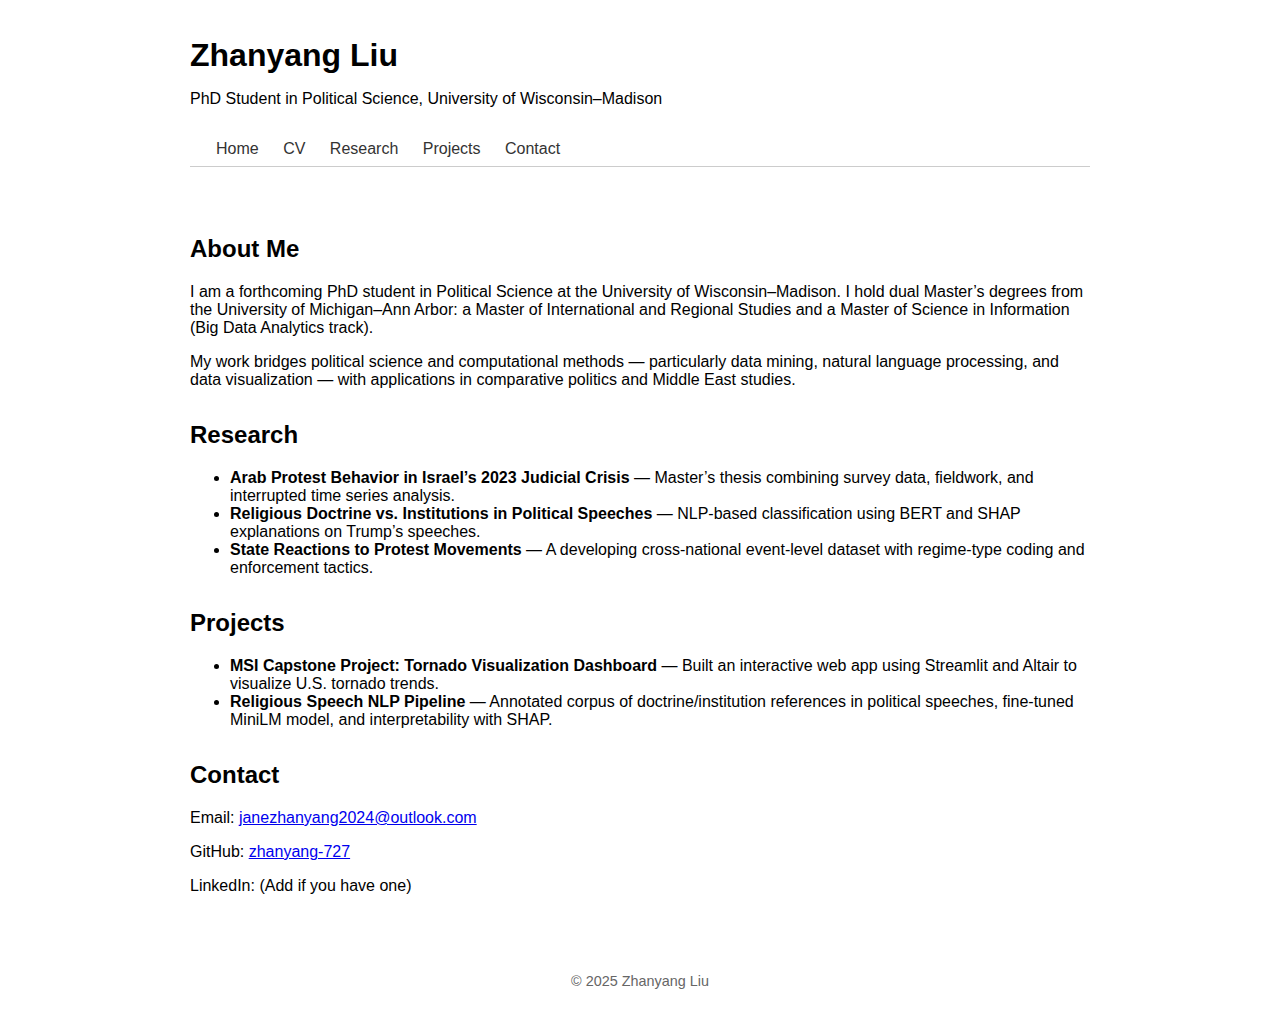
<file: index.html>
<!DOCTYPE html>
<html lang="en">
<head>
  <meta charset="UTF-8" />
  <meta name="viewport" content="width=device-width, initial-scale=1.0" />
  <title>Zhanyang Liu</title>
  <style>
    body { font-family: Arial, sans-serif; margin: 0; padding: 0; }
    header, nav, main, footer { max-width: 900px; margin: auto; padding: 1rem; }
    nav a { margin: 0 10px; text-decoration: none; color: #333; }
    nav { border-bottom: 1px solid #ccc; padding-bottom: 0.5rem; margin-bottom: 1rem; }
    h1 { margin-bottom: 0; }
    .section { margin-bottom: 2rem; }
    footer { text-align: center; font-size: 0.9rem; color: #666; }
  </style>
</head>
<body>

<header>
  <h1>Zhanyang Liu</h1>
  <p>PhD Student in Political Science, University of Wisconsin–Madison</p>
  <nav>
    <a href="index.html">Home</a>
    <a href="cv.pdf" target="_blank">CV</a>
    <a href="#research">Research</a>
    <a href="#projects">Projects</a>
    <a href="#contact">Contact</a>
  </nav>
</header>

<main>
  <section class="section" id="about">
    <h2>About Me</h2>
    <p>I am a forthcoming PhD student in Political Science at the University of Wisconsin–Madison. I hold dual Master’s degrees from the University of Michigan–Ann Arbor: a Master of International and Regional Studies and a Master of Science in Information (Big Data Analytics track).</p>
    <p>My work bridges political science and computational methods — particularly data mining, natural language processing, and data visualization — with applications in comparative politics and Middle East studies.</p>
  </section>

  <section class="section" id="research">
    <h2>Research</h2>
    <ul>
      <li><strong>Arab Protest Behavior in Israel’s 2023 Judicial Crisis</strong> — Master’s thesis combining survey data, fieldwork, and interrupted time series analysis.</li>
      <li><strong>Religious Doctrine vs. Institutions in Political Speeches</strong> — NLP-based classification using BERT and SHAP explanations on Trump’s speeches.</li>
      <li><strong>State Reactions to Protest Movements</strong> — A developing cross-national event-level dataset with regime-type coding and enforcement tactics.</li>
    </ul>
  </section>

  <section class="section" id="projects">
    <h2>Projects</h2>
    <ul>
      <li><strong>MSI Capstone Project: Tornado Visualization Dashboard</strong> — Built an interactive web app using Streamlit and Altair to visualize U.S. tornado trends.</li>
      <li><strong>Religious Speech NLP Pipeline</strong> — Annotated corpus of doctrine/institution references in political speeches, fine-tuned MiniLM model, and interpretability with SHAP.</li>
    </ul>
  </section>

  <section class="section" id="contact">
    <h2>Contact</h2>
    <p>Email: <a href="mailto:janezhanyang2024@outlook.com">janezhanyang2024@outlook.com</a></p>
    <p>GitHub: <a href="https://github.com/zhanyang-727" target="_blank">zhanyang-727</a></p>
    <p>LinkedIn: (Add if you have one)</p>
  </section>
</main>

<footer>
  <p>&copy; 2025 Zhanyang Liu</p>
</footer>

</body>
</html>
</file>
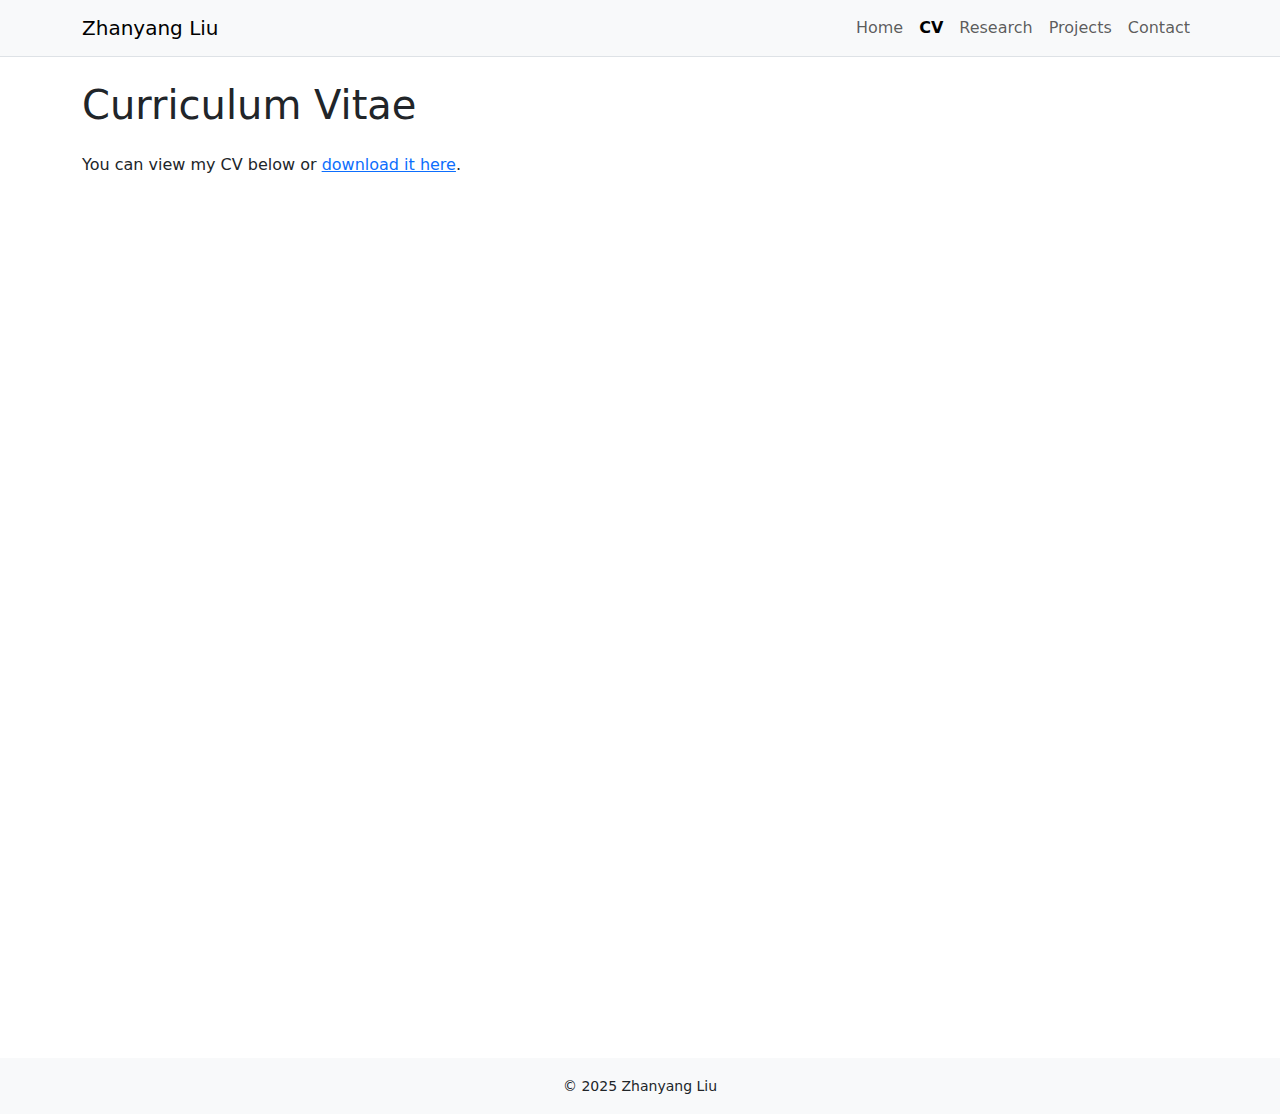
<file: cv.html>
<!DOCTYPE html>
<html lang="en">
<head>
  <meta charset="UTF-8" />
  <meta name="viewport" content="width=device-width, initial-scale=1.0" />
  <title>CV | Zhanyang Liu</title>
  <link href="https://cdn.jsdelivr.net/npm/bootstrap@5.3.0/dist/css/bootstrap.min.css" rel="stylesheet">
  <style>
    .nav-link.active {
      font-weight: bold;
      color: #0d6efd;
    }
    iframe {
      width: 100%;
      height: 90vh;
      border: none;
    }
  </style>
</head>
<body>
  <nav class="navbar navbar-expand-lg navbar-light bg-light border-bottom mb-4">
    <div class="container">
      <a class="navbar-brand" href="index.html">Zhanyang Liu</a>
      <button class="navbar-toggler" type="button" data-bs-toggle="collapse" data-bs-target="#navbarNav">
        <span class="navbar-toggler-icon"></span>
      </button>
      <div class="collapse navbar-collapse" id="navbarNav">
        <ul class="navbar-nav ms-auto">
          <li class="nav-item"><a class="nav-link" href="index.html">Home</a></li>
          <li class="nav-item"><a class="nav-link active" href="cv.html">CV</a></li>
          <li class="nav-item"><a class="nav-link" href="research.html">Research</a></li>
          <li class="nav-item"><a class="nav-link" href="projects.html">Projects</a></li>
          <li class="nav-item"><a class="nav-link" href="contact.html">Contact</a></li>
        </ul>
      </div>
    </div>
  </nav>

  <div class="container mb-4">
    <h1 class="mb-4">Curriculum Vitae</h1>
    <p>You can view my CV below or <a href="Zhanyang%20Liu_CV.pdf" download>download it here</a>.</p>
    <iframe src="Zhanyang%20Liu_CV.pdf"></iframe>
  </div>

  <footer class="bg-light text-center py-3 mt-5">
    <small>&copy; 2025 Zhanyang Liu</small>
  </footer>

  <script src="https://cdn.jsdelivr.net/npm/bootstrap@5.3.0/dist/js/bootstrap.bundle.min.js"></script>
</body>
</html>
</file>
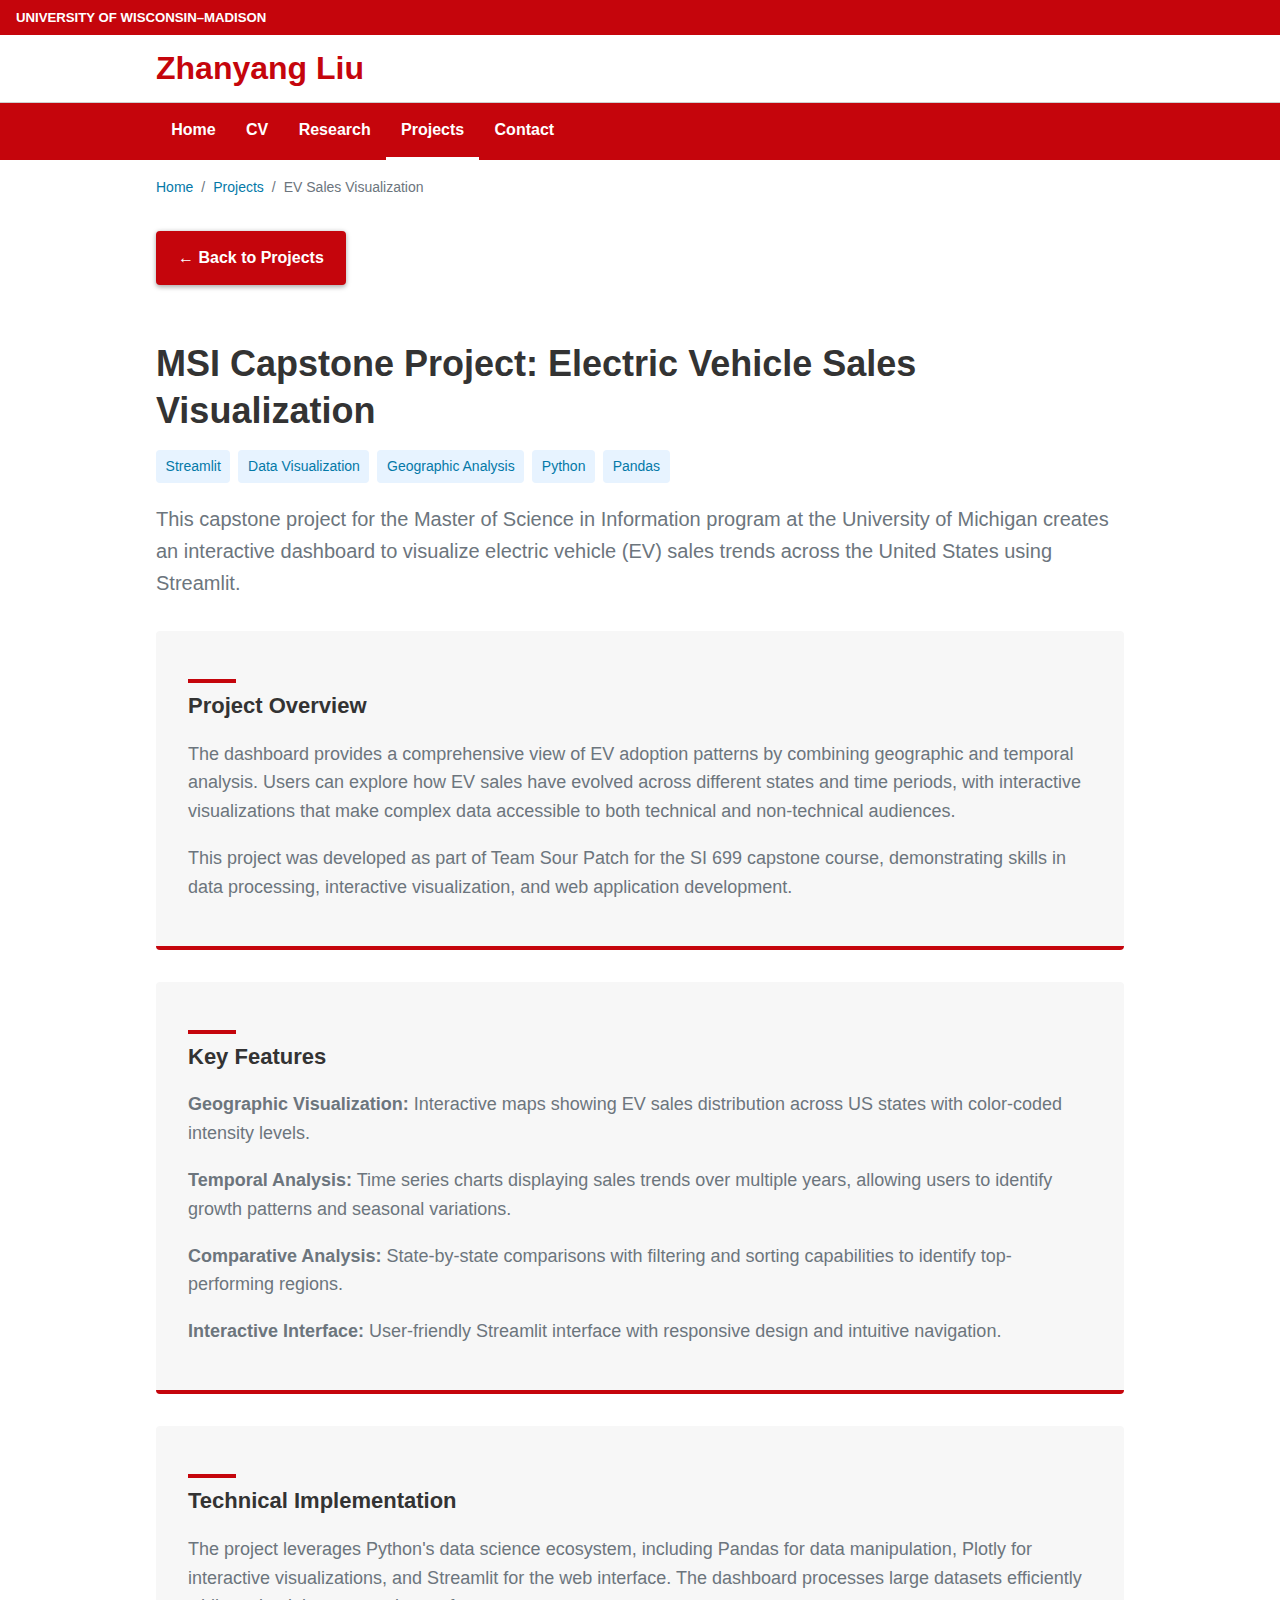
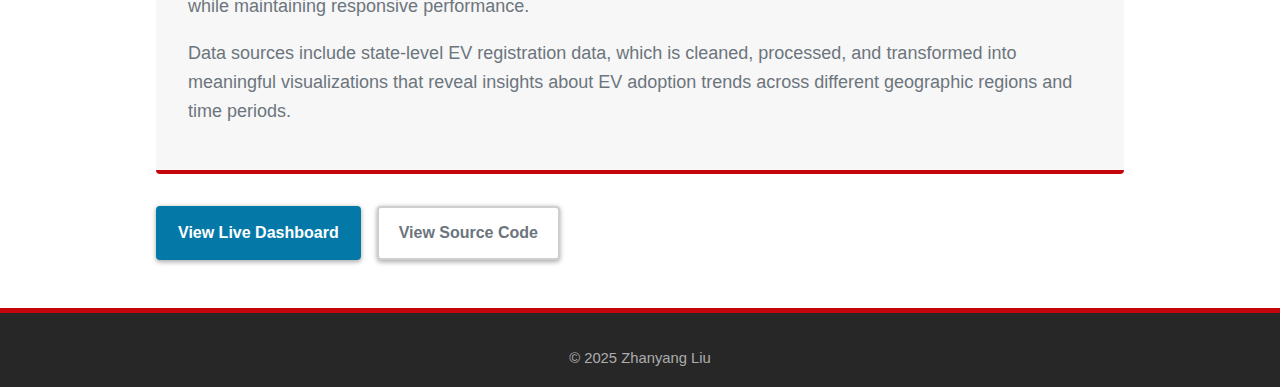
<file: project-ev-sales.html>
<!DOCTYPE html>
<html lang="en">
<head>
  <meta charset="UTF-8" />
  <meta name="viewport" content="width=device-width, initial-scale=1.0" />
  <title>EV Sales Visualization | Zhanyang Liu</title>
  <link rel="preload" href="https://cdn.wisc.cloud/fonts/uw-rh/0.0.1/redhat-display-latin.v14.woff2" as="font" type="font/woff2" crossorigin>
  <link rel="preload" href="https://cdn.wisc.cloud/fonts/uw-rh/0.0.1/redhat-text-latin.v13.woff2" as="font" type="font/woff2" crossorigin>
  <link rel="stylesheet" crossorigin type="text/css" href="https://cdn.wisc.cloud/fonts/uw-rh/0.0.1/fonts.css" />
  <style>
    :root {
      --uwSiteTitleFont: Red Hat Display, sans-serif;
      --uwSiteTaglineFont: Red Hat Display, sans-serif;
      --uwTextFont: Red Hat Text, sans-serif;
      --uwCopyFont: Red Hat Text, sans-serif;
      --uwDisplayFont: Red Hat Display, sans-serif;
      --uwButtonFont: Red Hat Text, sans-serif;
    }

    * {
      box-sizing: border-box;
    }

    body {
      margin: 0;
      color: #333333;
      font-family: var(--uwTextFont);
      font-weight: 400;
      line-height: 1.625;
      background-color: #fff;
    }

    /* UW Global Bar */
    .uw-global-bar {
      background-color: #c5050c;
      color: white;
      padding: 0 1rem;
      display: flex;
      justify-content: space-between;
      text-transform: uppercase;
      font-size: 0.825rem;
      font-weight: 620;
      font-family: var(--uwDisplayFont);
    }

    .uw-global-name-link {
      color: white;
      line-height: 2.2rem;
      text-decoration: none;
    }

    .uw-global-name-link:hover {
      text-decoration: none;
    }

    /* Header */
    .uw-header {
      background-color: white;
      border-bottom: 1px solid #cfcfcf;
      padding: 1rem 0;
    }

    .uw-header-container {
      max-width: 62.5em;
      margin: 0 auto;
      display: flex;
      justify-content: space-between;
      align-items: center;
      padding: 0 1rem;
    }

    .uw-site-title {
      font-weight: 800;
      font-family: var(--uwSiteTitleFont);
      font-size: 1.5rem;
      line-height: 1.1;
      margin: 0;
    }

    .uw-site-title a {
      color: #c5050c;
      text-decoration: none;
    }

    /* Navigation */
    .uw-nav-menu {
      background-color: #c5050c;
      margin: 0;
      padding: 0;
    }

    .uw-nav-container {
      max-width: 62.5em;
      margin: 0 auto;
      display: flex;
      align-items: center;
      padding: 0 1rem;
    }

    .uw-nav-menu ul {
      display: flex;
      list-style: none;
      margin: 0;
      padding: 0;
      align-items: center;
    }

    .uw-nav-menu li {
      margin: 0;
    }

    .uw-nav-menu a {
      display: inline-block;
      font-family: var(--uwDisplayFont);
      font-size: 1rem;
      font-weight: 650;
      line-height: 1.25;
      color: white;
      padding: 1.05rem 0.95rem;
      text-decoration: none;
      border-bottom: 0.2rem solid transparent;
      transition: border-bottom-color 0.2s ease;
    }

    .uw-nav-menu a:hover,
    .uw-nav-menu a.active {
      border-bottom-color: white;
    }

    /* Breadcrumbs */
    .uw-breadcrumbs {
      max-width: 62.5em;
      margin: 1rem auto 0;
      padding: 0 1rem;
    }

    .uw-breadcrumbs ul {
      display: flex;
      list-style: none;
      margin: 0;
      padding: 0;
      align-items: center;
      font-size: 0.875rem;
      color: #6c757d;
    }

    .uw-breadcrumbs li {
      margin: 0;
    }

    .uw-breadcrumbs a {
      color: #0479a8;
      text-decoration: none;
    }

    .uw-breadcrumbs a:hover {
      text-decoration: underline;
    }

    .uw-breadcrumbs li:not(:last-child)::after {
      content: "/";
      margin: 0 0.5rem;
      color: #6c757d;
    }

    /* Main Content */
    .uw-row {
      max-width: 62.5em;
      margin: 2rem auto;
      padding: 0 1rem;
    }

    h1 {
      font-weight: 630;
      font-size: 2.25rem;
      font-family: var(--uwDisplayFont);
      line-height: 1.3;
      color: #333333;
      margin-bottom: 1rem;
    }

    h2 {
      font-size: 1.375rem;
      font-weight: 650;
      font-family: var(--uwDisplayFont);
      margin-top: 2rem;
      margin-bottom: 1rem;
      line-height: 1.4;
      color: #333333;
      position: relative;
    }

    h2:before {
      position: absolute;
      left: 0;
      height: 4px;
      content: "";
      width: 3rem;
      top: -12px;
      background-color: #c5050c;
    }

    /* Content Sections */
    .uw-content-box {
      background-color: #f7f7f7;
      border-bottom: 4px solid #c5050c;
      padding: 1.75rem 2rem;
      margin-bottom: 2rem;
      border-radius: 4px;
    }

    .project-overview {
      color: #6c757d;
      font-size: 1.25rem;
      line-height: 1.6;
      margin-bottom: 2rem;
    }

    .project-details {
      color: #6c757d;
      line-height: 1.6;
      margin-bottom: 1rem;
      font-size: 1.125rem;
    }

    .project-links {
      display: flex;
      gap: 1rem;
      flex-wrap: wrap;
      margin-top: 1.5rem;
    }

    .project-link {
      display: inline-flex;
      align-items: center;
      gap: 0.5rem;
      padding: 0.75rem 1.25rem;
      border-radius: 4px;
      text-decoration: none;
      font-weight: 620;
      font-size: 1rem;
      font-family: var(--uwButtonFont);
      transition: all 0.25s ease-out;
      box-shadow: 0 1.5px 4px rgba(0, 0, 0, 0.24), 0 1.5px 6px rgba(0, 0, 0, 0.12);
    }

    .live-link {
      background-color: #0479a8;
      color: white;
      border: 2px solid #0479a8;
    }

    .live-link:hover {
      background-color: white;
      color: #0479a8;
      text-decoration: none;
    }

    .github-link {
      background-color: white;
      color: #6c757d;
      border: 2px solid #cfcfcf;
    }

    .github-link:hover {
      background-color: #f7f7f7;
      color: #333333;
      border-color: #adb5bd;
      text-decoration: none;
    }

    .back-link {
      background-color: #c5050c;
      color: white;
      border: 2px solid #c5050c;
      margin-bottom: 2rem;
    }

    .back-link:hover {
      background-color: white;
      color: #c5050c;
      text-decoration: none;
    }

    .project-tags {
      display: flex;
      gap: 0.5rem;
      margin: 1rem 0;
      flex-wrap: wrap;
    }

    .project-tag {
      background-color: #e7f3ff;
      color: #0479a8;
      padding: 0.3rem 0.6rem;
      border-radius: 4px;
      font-size: 0.875rem;
      font-weight: 500;
    }

    /* Footer */
    .uw-footer {
      background-color: #282728;
      border-top: 5px solid #c5050c;
      color: #adadad;
      text-align: center;
      padding: 2rem 0 1rem;
      margin-top: 3rem;
    }

    .uw-footer small {
      font-size: 0.925rem;
    }

    /* Responsive Design */
    @media (max-width: 768px) {
      .uw-nav-menu ul {
        flex-direction: column;
        width: 100%;
      }

      .uw-nav-menu a {
        padding: 0.75rem 1rem;
        width: 100%;
        text-align: center;
      }

      h1 {
        font-size: 1.75rem;
      }

      .uw-content-box {
        padding: 1.25rem 1.5rem;
      }

      .project-links {
        flex-direction: column;
      }

      .project-link {
        justify-content: center;
      }
    }

    @media (min-width: 40em) {
      .uw-site-title {
        font-size: 1.7rem;
      }
    }

    @media (min-width: 64em) {
      .uw-site-title {
        font-size: 1.8rem;
      }
    }

    @media (min-width: 75em) {
      .uw-site-title {
        font-size: 2rem;
      }
    }
  </style>
</head>
<body>
  <!-- UW Global Bar -->
  <div class="uw-global-bar">
    <a class="uw-global-name-link" href="https://www.wisc.edu">
      University of Wisconsin–Madison
    </a>
  </div>

  <!-- Header -->
  <header class="uw-header">
    <div class="uw-header-container">
      <h1 class="uw-site-title">
        <a href="index.html">Zhanyang Liu</a>
      </h1>
    </div>
  </header>

  <!-- Navigation -->
  <nav class="uw-nav-menu">
    <div class="uw-nav-container">
      <ul>
        <li><a href="index.html">Home</a></li>
        <li><a href="cv.html">CV</a></li>
        <li><a href="research.html">Research</a></li>
        <li><a href="projects.html" class="active">Projects</a></li>
        <li><a href="contact.html">Contact</a></li>
      </ul>
    </div>
  </nav>

  <!-- Breadcrumbs -->
  <nav class="uw-breadcrumbs">
    <ul>
      <li><a href="index.html">Home</a></li>
      <li><a href="projects.html">Projects</a></li>
      <li>EV Sales Visualization</li>
    </ul>
  </nav>

  <!-- Main Content -->
  <main class="uw-row">
    <a href="projects.html" class="project-link back-link">← Back to Projects</a>
    
    <h1>MSI Capstone Project: Electric Vehicle Sales Visualization</h1>
    
    <div class="project-tags">
      <span class="project-tag">Streamlit</span>
      <span class="project-tag">Data Visualization</span>
      <span class="project-tag">Geographic Analysis</span>
      <span class="project-tag">Python</span>
      <span class="project-tag">Pandas</span>
    </div>

    <p class="project-overview">
      This capstone project for the Master of Science in Information program at the University of Michigan creates an interactive dashboard to visualize electric vehicle (EV) sales trends across the United States using Streamlit.
    </p>

    <div class="uw-content-box">
      <h2>Project Overview</h2>
      <p class="project-details">
        The dashboard provides a comprehensive view of EV adoption patterns by combining geographic and temporal analysis. Users can explore how EV sales have evolved across different states and time periods, with interactive visualizations that make complex data accessible to both technical and non-technical audiences.
      </p>
      <p class="project-details">
        This project was developed as part of Team Sour Patch for the SI 699 capstone course, demonstrating skills in data processing, interactive visualization, and web application development.
      </p>
    </div>

    <div class="uw-content-box">
      <h2>Key Features</h2>
      <p class="project-details">
        <strong>Geographic Visualization:</strong> Interactive maps showing EV sales distribution across US states with color-coded intensity levels.
      </p>
      <p class="project-details">
        <strong>Temporal Analysis:</strong> Time series charts displaying sales trends over multiple years, allowing users to identify growth patterns and seasonal variations.
      </p>
      <p class="project-details">
        <strong>Comparative Analysis:</strong> State-by-state comparisons with filtering and sorting capabilities to identify top-performing regions.
      </p>
      <p class="project-details">
        <strong>Interactive Interface:</strong> User-friendly Streamlit interface with responsive design and intuitive navigation.
      </p>
    </div>

    <div class="uw-content-box">
      <h2>Technical Implementation</h2>
      <p class="project-details">
        The project leverages Python's data science ecosystem, including Pandas for data manipulation, Plotly for interactive visualizations, and Streamlit for the web interface. The dashboard processes large datasets efficiently while maintaining responsive performance.
      </p>
      <p class="project-details">
        Data sources include state-level EV registration data, which is cleaned, processed, and transformed into meaningful visualizations that reveal insights about EV adoption trends across different geographic regions and time periods.
      </p>
    </div>

    <div class="project-links">
      <a href="https://si699ev-sales-visualization-teamsourpatch.streamlit.app/" target="_blank" class="project-link live-link">
        View Live Dashboard
      </a>
      <a href="https://github.com/zhanyang-727/SI699_ev-sales-visualization" target="_blank" class="project-link github-link">
        View Source Code
      </a>
    </div>
  </main>

  <!-- Footer -->
  <footer class="uw-footer">
    <small>&copy; 2025 Zhanyang Liu</small>
  </footer>
</body>
</html>
</file>
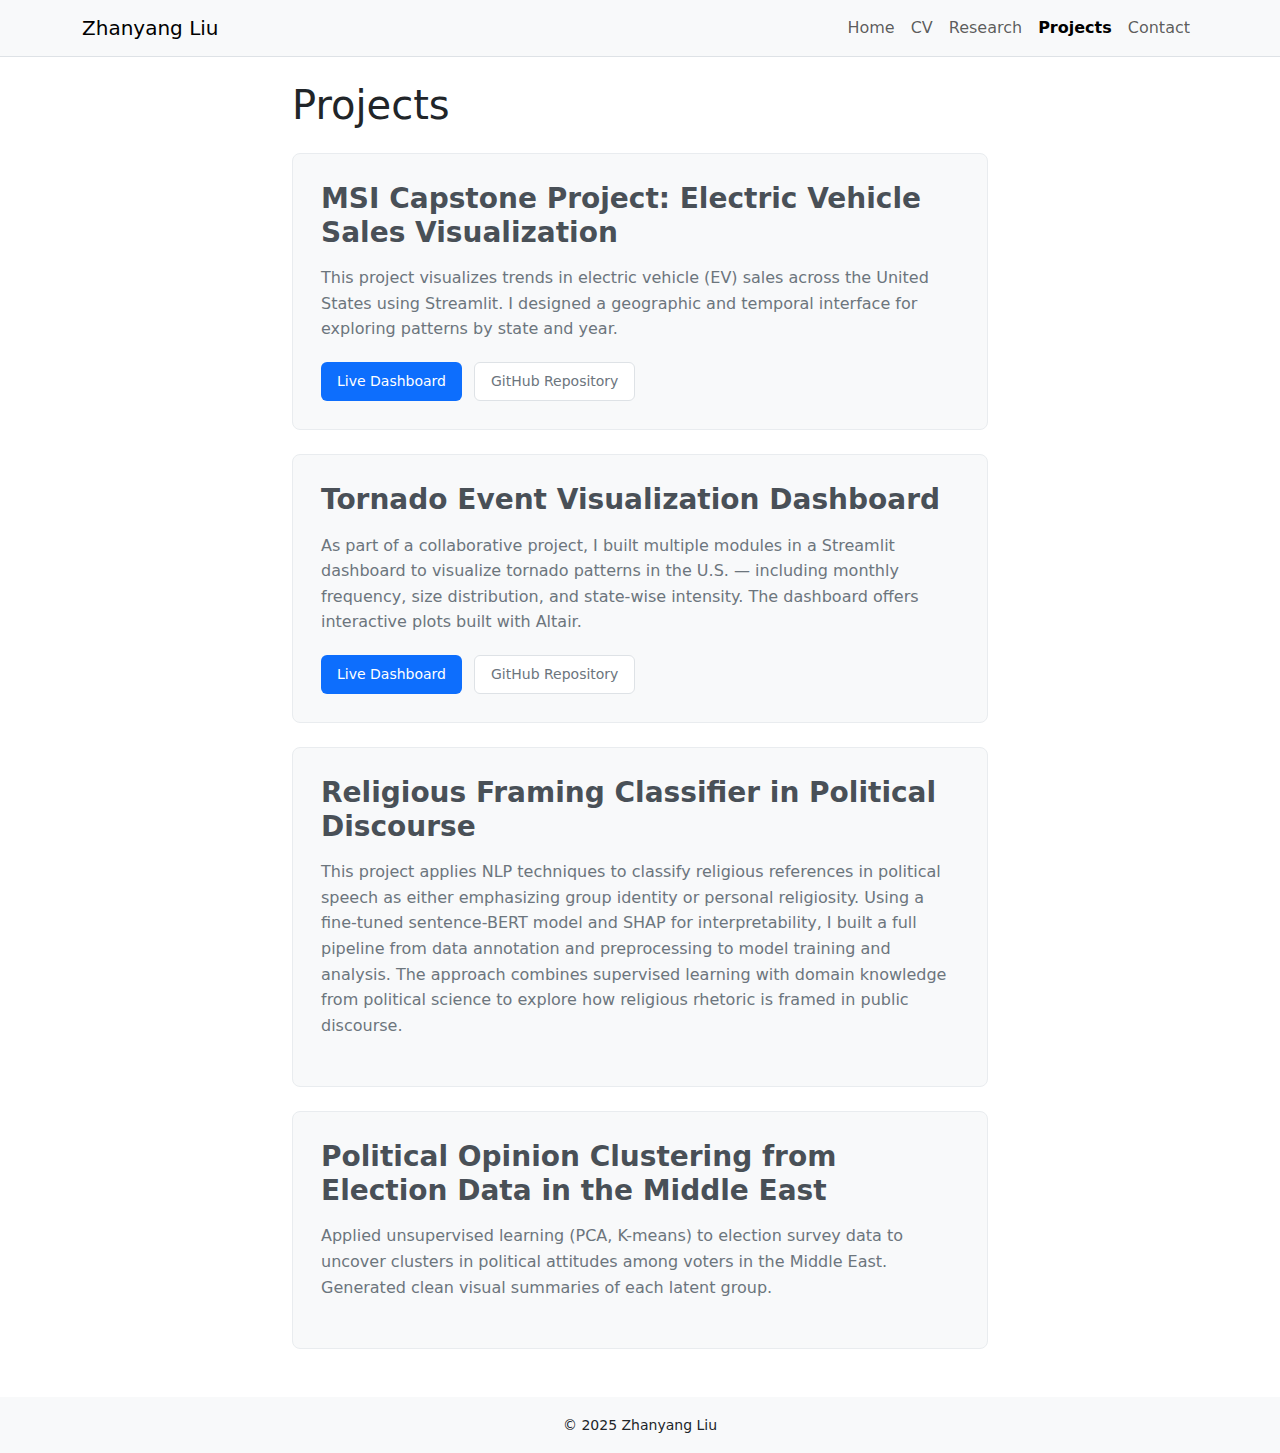
<file: projects.html>
<!DOCTYPE html>
<html lang="en">
<head>
  <meta charset="UTF-8" />
  <meta name="viewport" content="width=device-width, initial-scale=1.0" />
  <title>Projects | Zhanyang Liu</title>
  <link href="https://cdn.jsdelivr.net/npm/bootstrap@5.3.0/dist/css/bootstrap.min.css" rel="stylesheet">
  <style>
    .nav-link.active {
      font-weight: bold;
      color: #0d6efd;
    }

    .container-narrow {
      max-width: 720px;
      margin: auto;
    }

    .project-card {
      background-color: #f8f9fa;
      border: 1px solid #e9ecef;
      border-radius: 8px;
      padding: 1.75rem;
      margin-bottom: 1.5rem;
      transition: all 0.2s ease;
    }

    .project-card:hover {
      background-color: #f1f3f4;
      border-color: #dee2e6;
    }

    .project-title {
      color: #495057;
      font-weight: 600;
      margin-bottom: 1rem;
    }

    .project-description {
      color: #6c757d;
      line-height: 1.6;
      margin-bottom: 1.25rem;
    }

    .project-links {
      display: flex;
      gap: 0.75rem;
      flex-wrap: wrap;
    }

    .project-link {
      display: inline-flex;
      align-items: center;
      gap: 0.4rem;
      padding: 0.5rem 1rem;
      border-radius: 6px;
      text-decoration: none;
      font-size: 0.875rem;
      font-weight: 500;
      transition: all 0.2s ease;
    }

    .live-link {
      background-color: #0d6efd;
      color: white;
    }

    .live-link:hover {
      background-color: #0b5ed7;
      color: white;
    }

    .github-link {
      background-color: white;
      color: #6c757d;
      border: 1px solid #dee2e6;
    }

    .github-link:hover {
      background-color: #f8f9fa;
      color: #495057;
      border-color: #adb5bd;
    }

    @media (max-width: 768px) {
      .project-links {
        flex-direction: column;
      }

      .project-link {
        justify-content: center;
      }
    }
  </style>
</head>
<body>
  <nav class="navbar navbar-expand-lg navbar-light bg-light border-bottom mb-4">
    <div class="container">
      <a class="navbar-brand" href="index.html">Zhanyang Liu</a>
      <button class="navbar-toggler" type="button" data-bs-toggle="collapse" data-bs-target="#navbarNav">
        <span class="navbar-toggler-icon"></span>
      </button>
      <div class="collapse navbar-collapse" id="navbarNav">
        <ul class="navbar-nav ms-auto">
          <li class="nav-item"><a class="nav-link" href="index.html">Home</a></li>
          <li class="nav-item"><a class="nav-link" href="cv.html">CV</a></li>
          <li class="nav-item"><a class="nav-link" href="research.html">Research</a></li>
          <li class="nav-item"><a class="nav-link active" href="projects.html">Projects</a></li>
          <li class="nav-item"><a class="nav-link" href="contact.html">Contact</a></li>
        </ul>
      </div>
    </div>
  </nav>

  <div class="container container-narrow">
    <h1 class="mb-4">Projects</h1>

    <div class="project-card">
      <h3 class="project-title">MSI Capstone Project: Electric Vehicle Sales Visualization</h3>
      <p class="project-description">
        This project visualizes trends in electric vehicle (EV) sales across the United States using Streamlit. I designed a geographic and temporal interface for exploring patterns by state and year.
      </p>
      <div class="project-links">
        <a href="https://si699ev-sales-visualization-teamsourpatch.streamlit.app/" target="_blank" class="project-link live-link">
          Live Dashboard
        </a>
        <a href="https://github.com/zhanyang-727/SI699_ev-sales-visualization" target="_blank" class="project-link github-link">
          GitHub Repository
        </a>
      </div>
    </div>

    <div class="project-card">
      <h3 class="project-title">Tornado Event Visualization Dashboard</h3>
      <p class="project-description">
        As part of a collaborative project, I built multiple modules in a Streamlit dashboard to visualize tornado patterns in the U.S. — including monthly frequency, size distribution, and state-wise intensity. The dashboard offers interactive plots built with Altair.
      </p>
      <div class="project-links">
        <a href="https://si649-narrative-project.streamlit.app/" target="_blank" class="project-link live-link">
          Live Dashboard
        </a>
        <a href="https://github.com/oscar10408/tornado_interactive_dashboard" target="_blank" class="project-link github-link">
          GitHub Repository
        </a>
      </div>
    </div>

    <div class="project-card">
      <h3 class="project-title">Religious Framing Classifier in Political Discourse</h3>
      <p class="project-description">
        This project applies NLP techniques to classify religious references in political speech as either emphasizing group identity or personal religiosity. Using a fine-tuned sentence-BERT model and SHAP for interpretability, I built a full pipeline from data annotation and preprocessing to model training and analysis. The approach combines supervised learning with domain knowledge from political science to explore how religious rhetoric is framed in public discourse.
      </p>
    </div>

    <div class="project-card">
      <h3 class="project-title">Political Opinion Clustering from Election Data in the Middle East</h3>
      <p class="project-description">
        Applied unsupervised learning (PCA, K-means) to election survey data to uncover clusters in political attitudes among voters in the Middle East. Generated clean visual summaries of each latent group.
      </p>
    </div>
  </div>

  <footer class="bg-light text-center py-3 mt-5">
    <small>&copy; 2025 Zhanyang Liu</small>
  </footer>

  <script src="https://cdn.jsdelivr.net/npm/bootstrap@5.3.0/dist/js/bootstrap.bundle.min.js"></script>
</body>
</html>
</file>
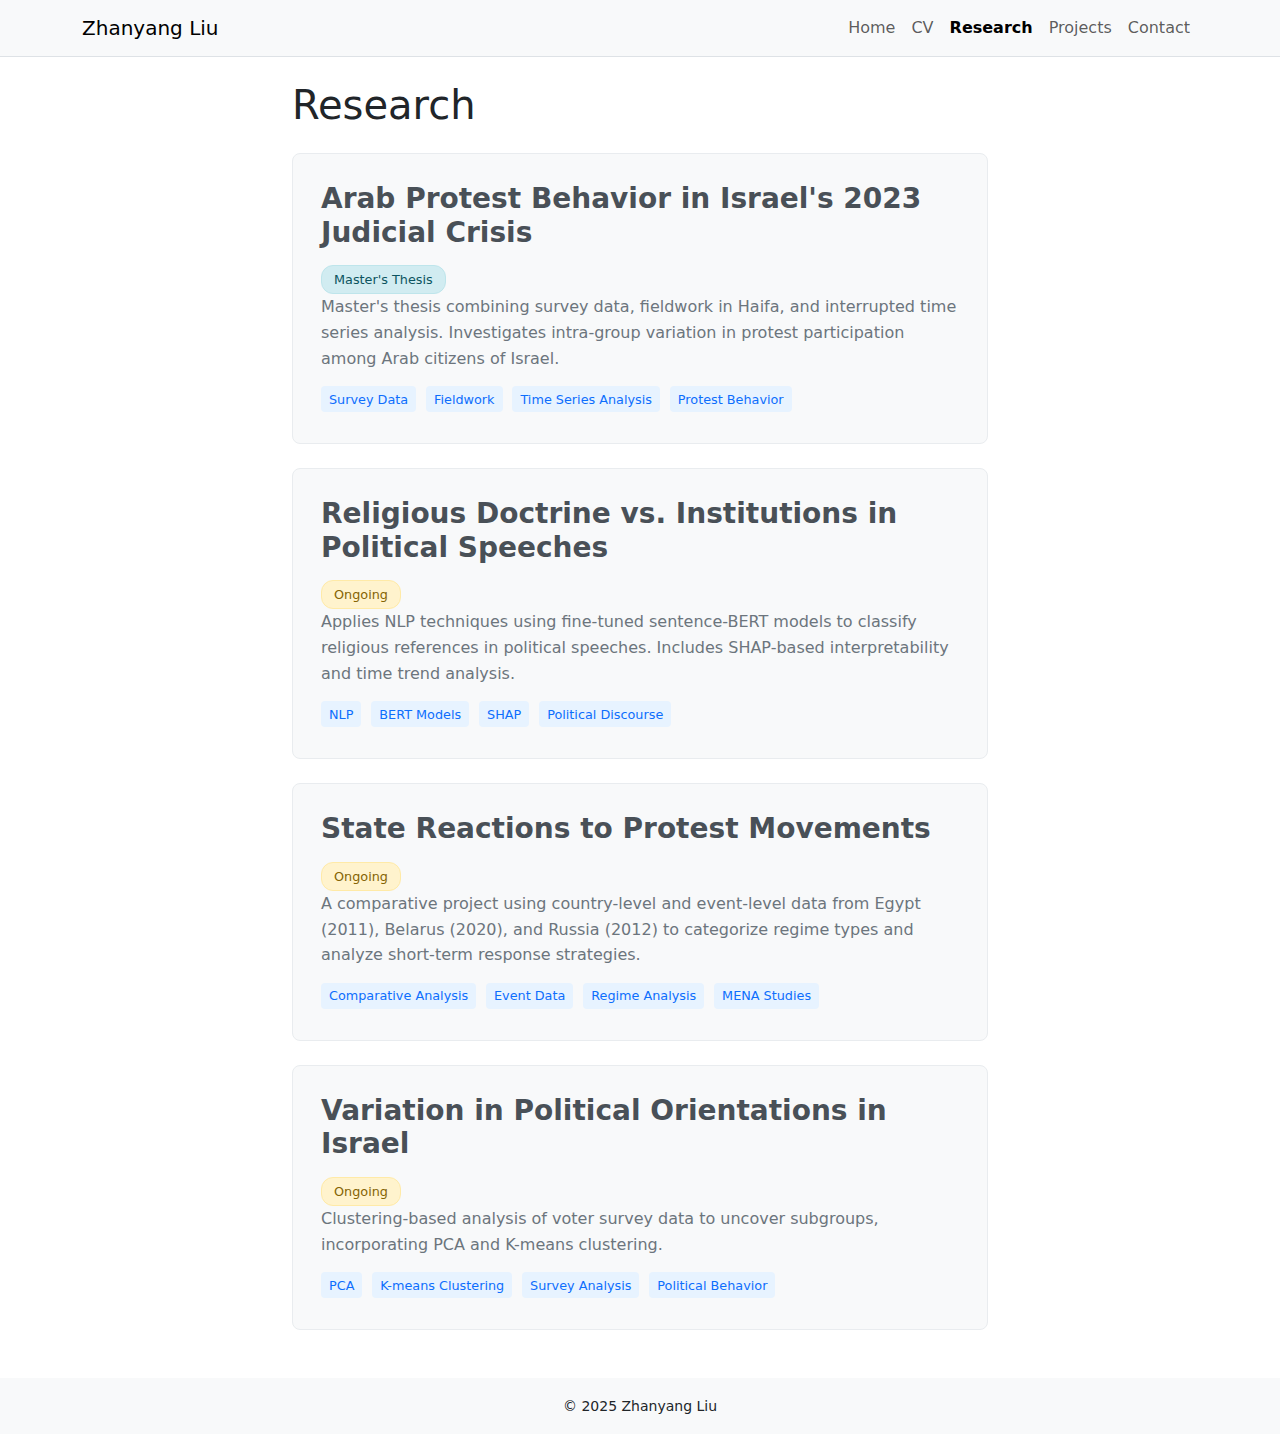
<file: research.html>
<!DOCTYPE html>
<html lang="en">
<head>
  <meta charset="UTF-8" />
  <meta name="viewport" content="width=device-width, initial-scale=1.0" />
  <title>Research | Zhanyang Liu</title>
  <link href="https://cdn.jsdelivr.net/npm/bootstrap@5.3.0/dist/css/bootstrap.min.css" rel="stylesheet">
  <style>
    .nav-link.active {
      font-weight: bold;
      color: #0d6efd;
    }

    .container-narrow {
      max-width: 720px;
      margin: auto;
    }

    .research-card {
      background-color: #f8f9fa;
      border: 1px solid #e9ecef;
      border-radius: 8px;
      padding: 1.75rem;
      margin-bottom: 1.5rem;
      transition: all 0.2s ease;
    }

    .research-card:hover {
      background-color: #f1f3f4;
      border-color: #dee2e6;
    }

    .research-title {
      color: #495057;
      font-weight: 600;
      margin-bottom: 1rem;
    }

    .research-description {
      color: #6c757d;
      line-height: 1.6;
      margin-bottom: 0.75rem;
    }

    .status-badge {
      display: inline-block;
      padding: 0.25rem 0.75rem;
      font-size: 0.8rem;
      font-weight: 500;
      border-radius: 12px;
    }

    .status-completed {
      background-color: #d1ecf1;
      color: #0c5460;
      border: 1px solid #bee5eb;
    }

    .status-ongoing {
      background-color: #fff3cd;
      color: #856404;
      border: 1px solid #ffeaa7;
    }

    .methodology-tags {
      margin-top: 0.75rem;
    }

    .method-tag {
      display: inline-block;
      background-color: #e7f3ff;
      color: #0d6efd;
      padding: 0.2rem 0.5rem;
      margin: 0.2rem 0.3rem 0.2rem 0;
      border-radius: 4px;
      font-size: 0.8rem;
      font-weight: 500;
    }
  </style>
</head>
<body>
  <nav class="navbar navbar-expand-lg navbar-light bg-light border-bottom mb-4">
    <div class="container">
      <a class="navbar-brand" href="index.html">Zhanyang Liu</a>
      <button class="navbar-toggler" type="button" data-bs-toggle="collapse" data-bs-target="#navbarNav">
        <span class="navbar-toggler-icon"></span>
      </button>
      <div class="collapse navbar-collapse" id="navbarNav">
        <ul class="navbar-nav ms-auto">
          <li class="nav-item"><a class="nav-link" href="index.html">Home</a></li>
          <li class="nav-item"><a class="nav-link" href="cv.html">CV</a></li>
          <li class="nav-item"><a class="nav-link active" href="research.html">Research</a></li>
          <li class="nav-item"><a class="nav-link" href="projects.html">Projects</a></li>
          <li class="nav-item"><a class="nav-link" href="contact.html">Contact</a></li>
        </ul>
      </div>
    </div>
  </nav>

  <div class="container container-narrow">
    <h1 class="mb-4">Research</h1>

    <div class="research-card">
      <h3 class="research-title">Arab Protest Behavior in Israel's 2023 Judicial Crisis</h3>
      <span class="status-badge status-completed">Master's Thesis</span>
      <p class="research-description">
        Master's thesis combining survey data, fieldwork in Haifa, and interrupted time series analysis. Investigates intra-group variation in protest participation among Arab citizens of Israel.
      </p>
      <div class="methodology-tags">
        <span class="method-tag">Survey Data</span>
        <span class="method-tag">Fieldwork</span>
        <span class="method-tag">Time Series Analysis</span>
        <span class="method-tag">Protest Behavior</span>
      </div>
    </div>

    <div class="research-card">
      <h3 class="research-title">Religious Doctrine vs. Institutions in Political Speeches</h3>
      <span class="status-badge status-ongoing">Ongoing</span>
      <p class="research-description">
        Applies NLP techniques using fine-tuned sentence-BERT models to classify religious references in political speeches. Includes SHAP-based interpretability and time trend analysis.
      </p>
      <div class="methodology-tags">
        <span class="method-tag">NLP</span>
        <span class="method-tag">BERT Models</span>
        <span class="method-tag">SHAP</span>
        <span class="method-tag">Political Discourse</span>
      </div>
    </div>

    <div class="research-card">
      <h3 class="research-title">State Reactions to Protest Movements</h3>
      <span class="status-badge status-ongoing">Ongoing</span>
      <p class="research-description">
        A comparative project using country-level and event-level data from Egypt (2011), Belarus (2020), and Russia (2012) to categorize regime types and analyze short-term response strategies.
      </p>
      <div class="methodology-tags">
        <span class="method-tag">Comparative Analysis</span>
        <span class="method-tag">Event Data</span>
        <span class="method-tag">Regime Analysis</span>
        <span class="method-tag">MENA Studies</span>
      </div>
    </div>

    <div class="research-card">
      <h3 class="research-title">Variation in Political Orientations in Israel</h3>
      <span class="status-badge status-ongoing">Ongoing</span>
      <p class="research-description">
        Clustering-based analysis of voter survey data to uncover subgroups, incorporating PCA and K-means clustering.
      </p>
      <div class="methodology-tags">
        <span class="method-tag">PCA</span>
        <span class="method-tag">K-means Clustering</span>
        <span class="method-tag">Survey Analysis</span>
        <span class="method-tag">Political Behavior</span>
      </div>
    </div>
  </div>

  <footer class="bg-light text-center py-3 mt-5">
    <small>&copy; 2025 Zhanyang Liu</small>
  </footer>

  <script src="https://cdn.jsdelivr.net/npm/bootstrap@5.3.0/dist/js/bootstrap.bundle.min.js"></script>
</body>
</html>
</file>
